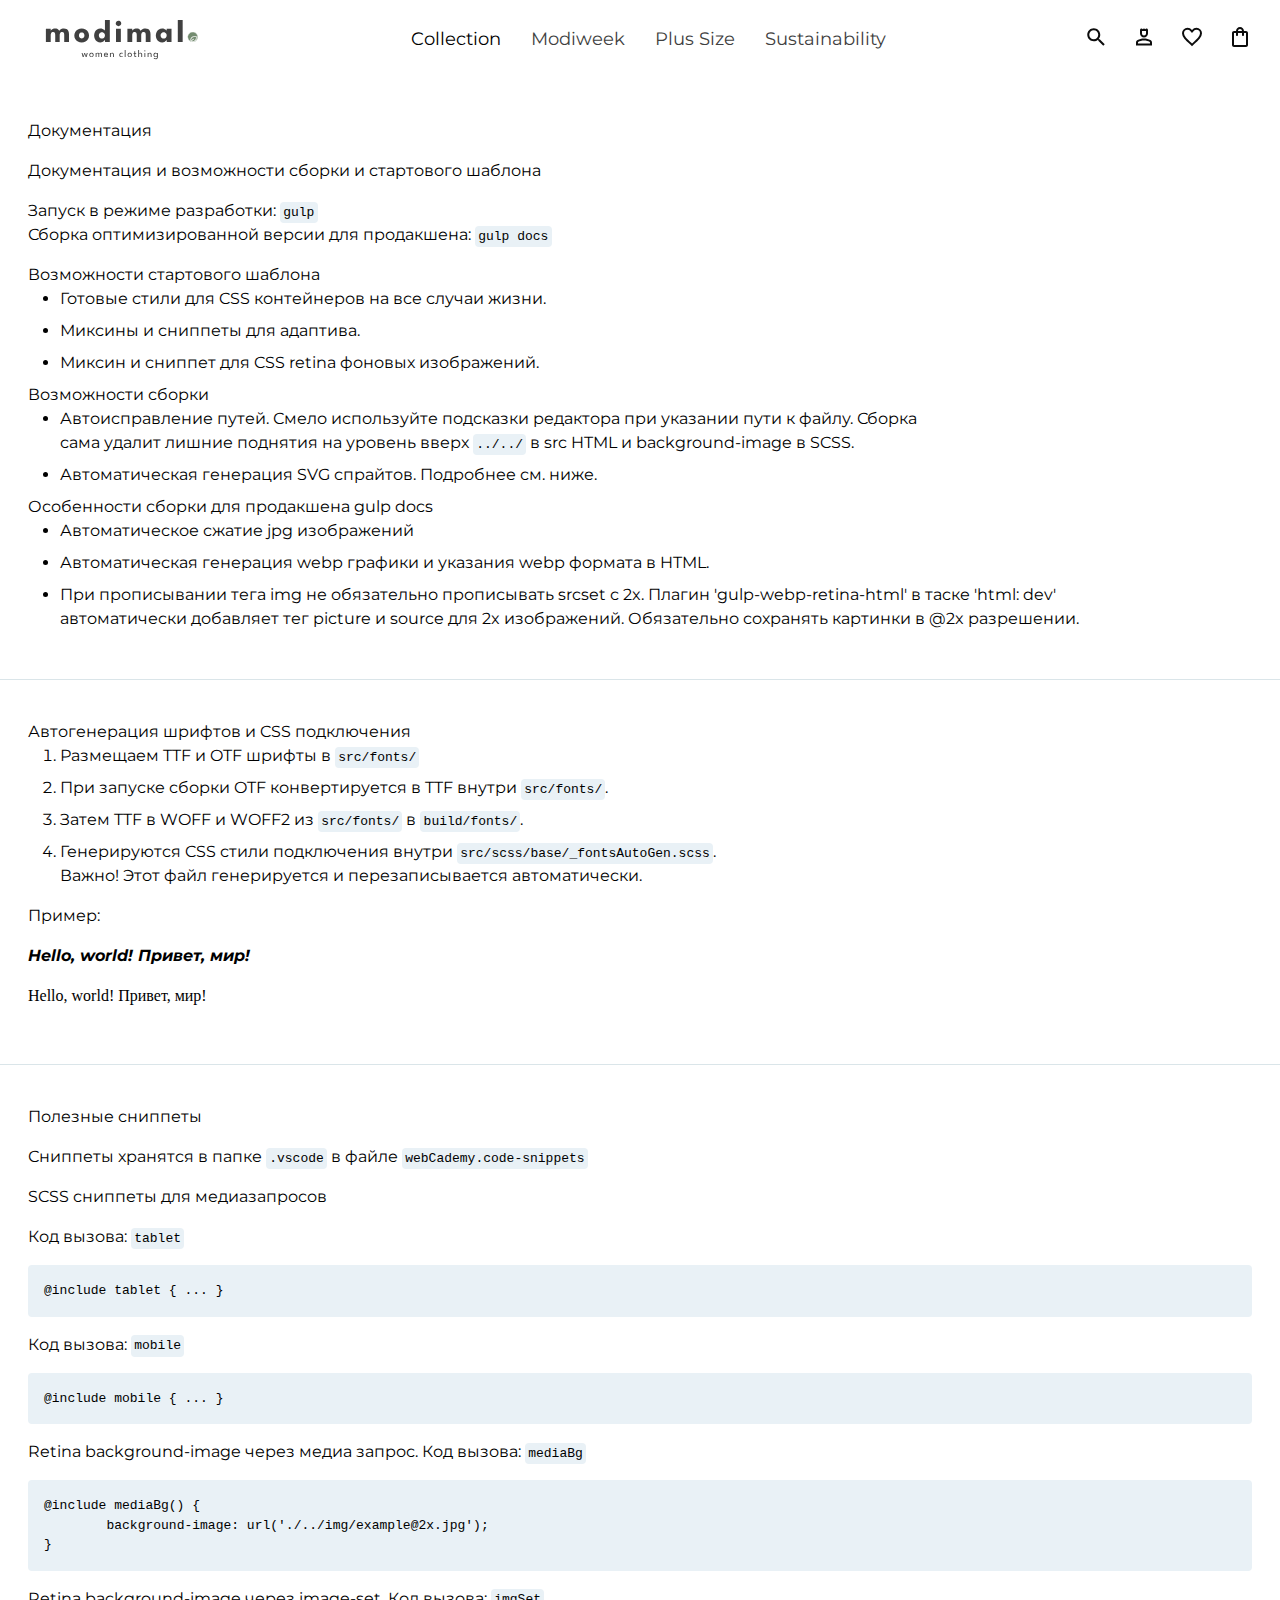
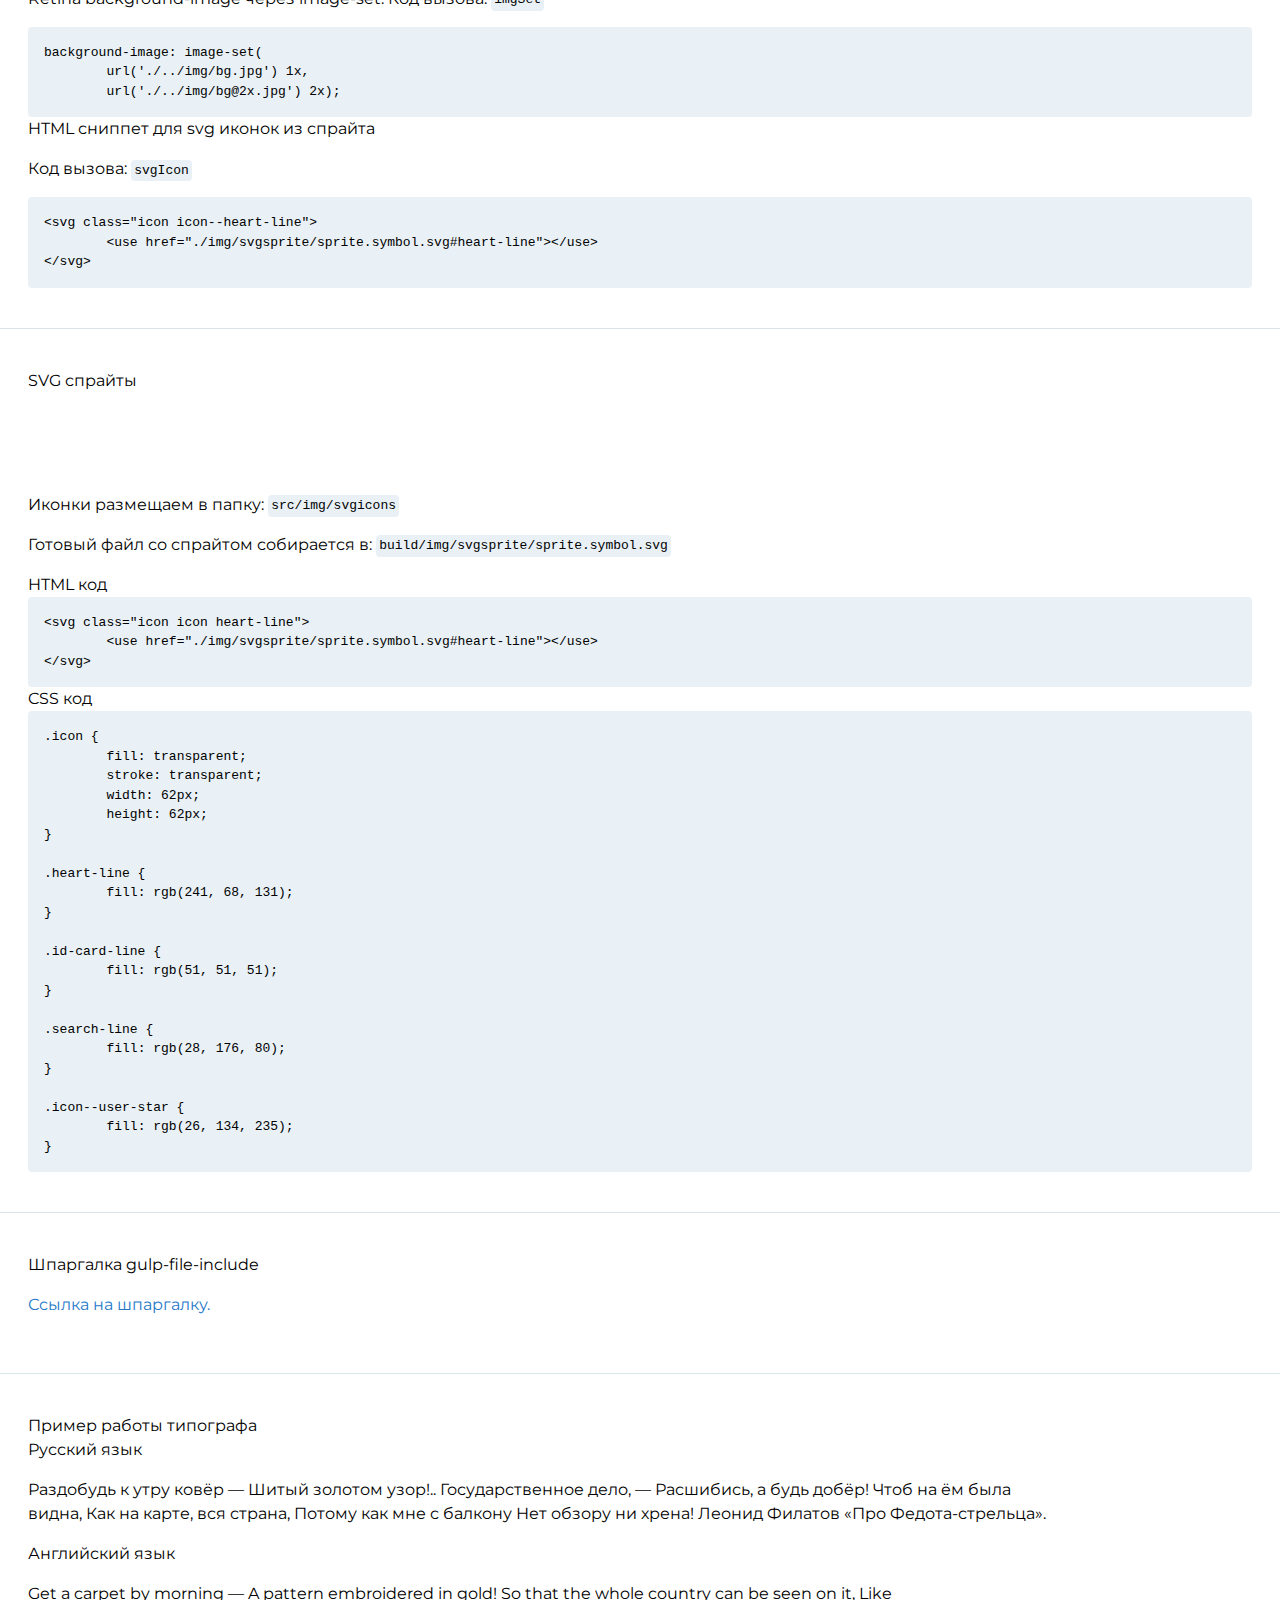
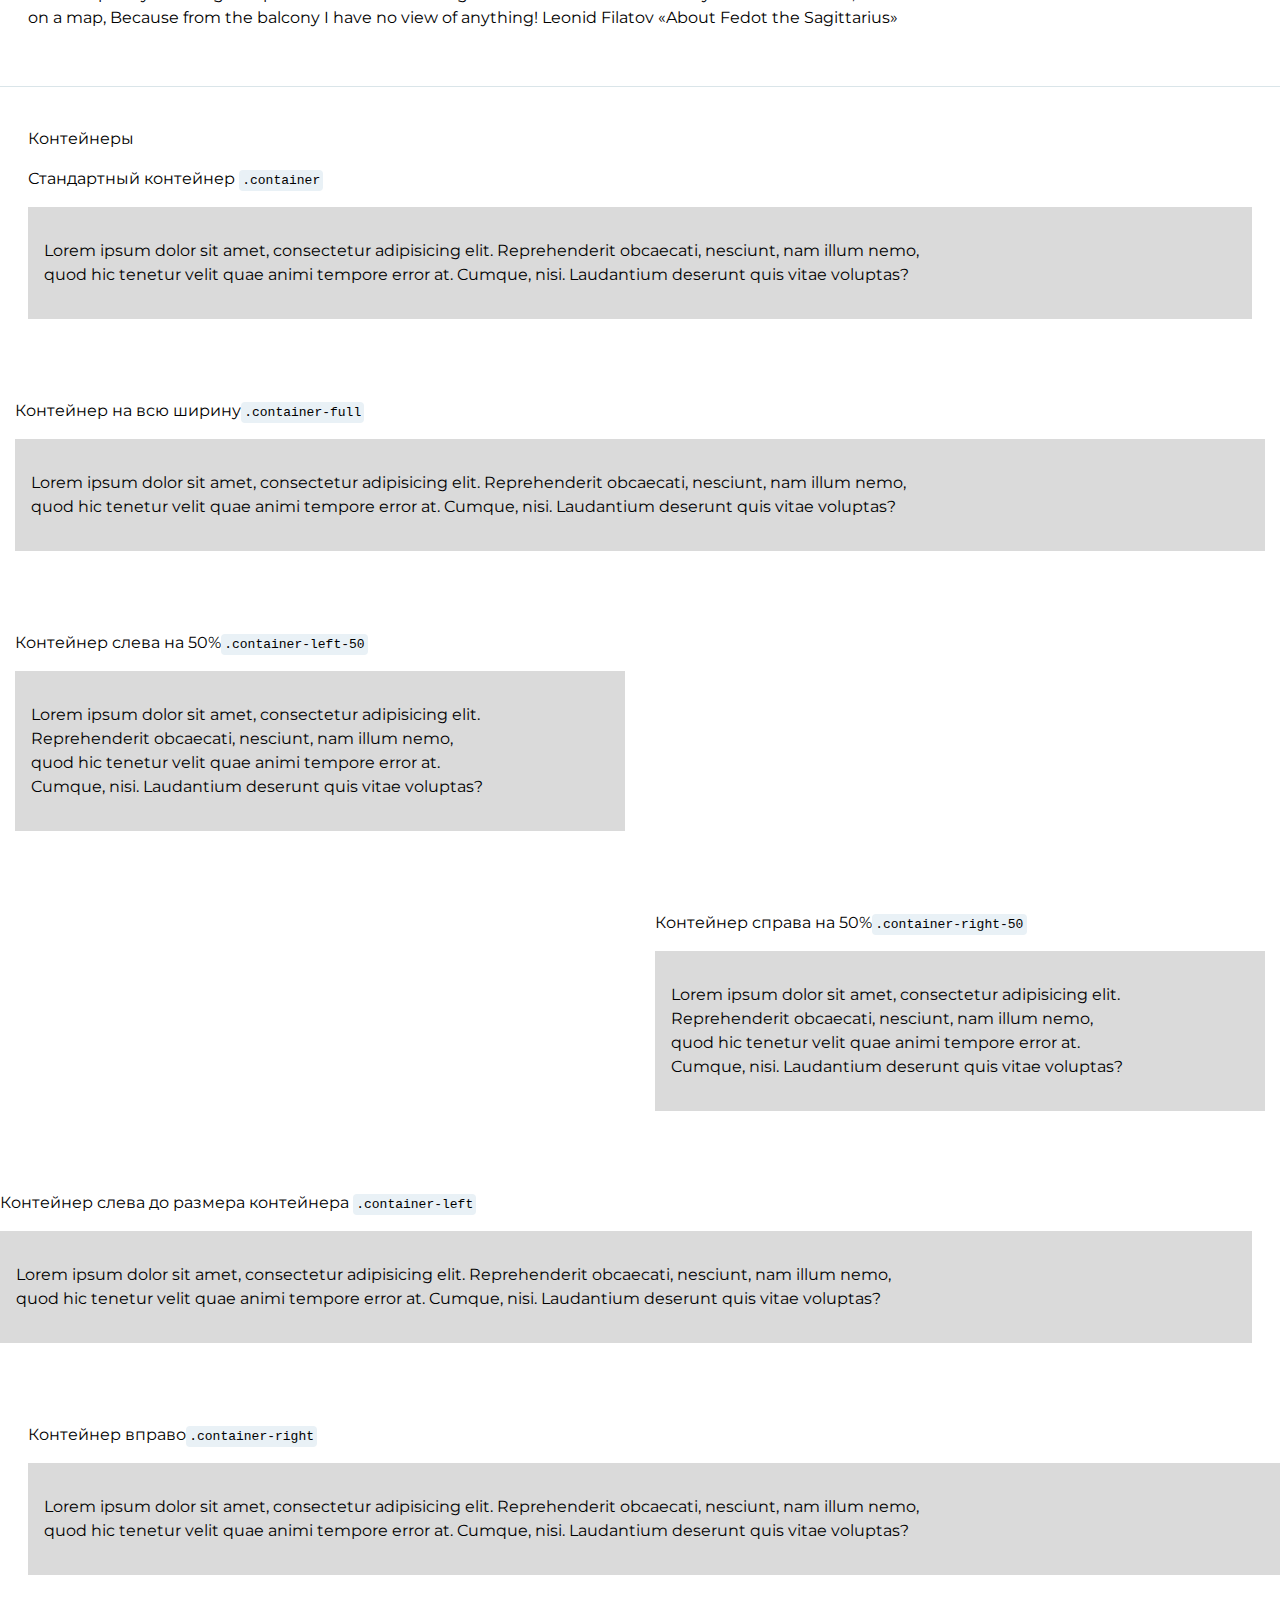
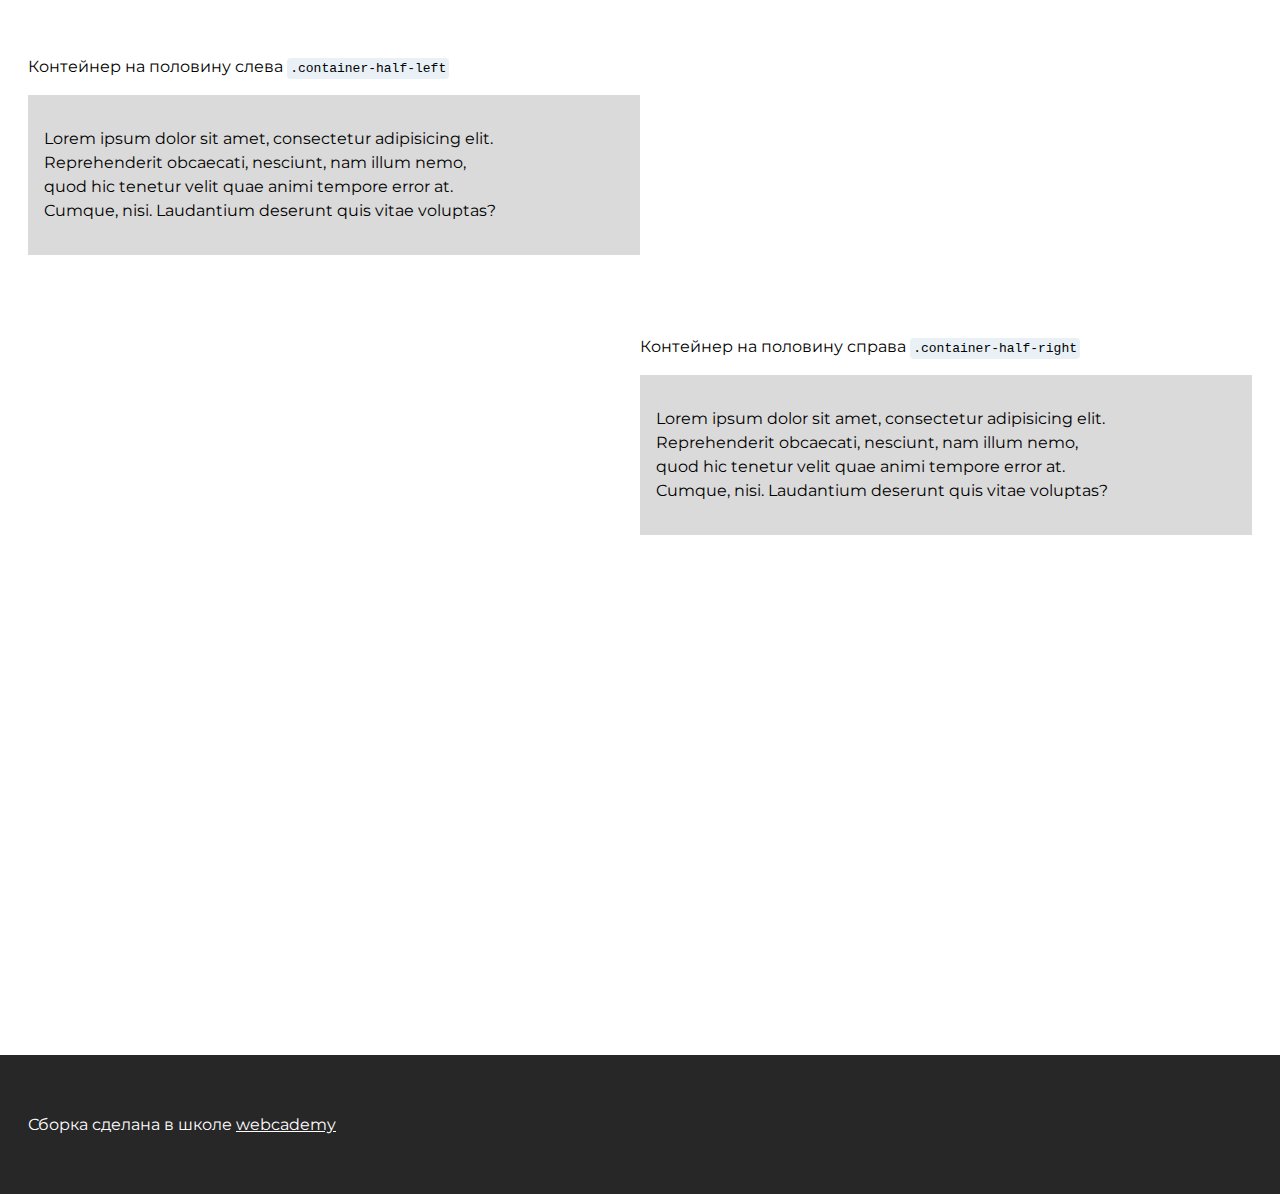
<file: docs/docs.html>
<!DOCTYPE html><html lang="en"><head><meta charset="UTF-8"/><meta http-equiv="X-UA-Compatible" content="IE=edge"/><meta name="viewport" content="width=device-width, initial-scale=1.0"/><title>Стартовый шаблон | ВебКадеми</title><link rel="stylesheet" href="./css/main.css"/><link rel="icon" type="image/x-icon" href="./img/favicons/favicon.svg"><link rel="apple-touch-icon" sizes="180x180" href="./img/favicons/apple-touch-icon.png"></head><body><header class="header"><div class="container"><div class="header__row"><div class="header__logo"> <a href="#!" class="logo"><img src="./img/LOGO/Logo.svg" alt="logo"></a></div><nav class="header__nav nav"><ul class="nav__list"><li><a href="#!" class="active">Collection</a></li><li><a href="#!">Modiweek</a></li><li><a href="#!">Plus Size</a></li><li><a href="#!">Sustainability</a></li></ul></nav><div class="header_account"><ul class="account"><li> <a href="#!"><svg class="icon icon--search"><use href="./img/svgsprite/sprite.symbol.svg#search"></use></svg></a></li><li> <a href="#!"><svg class="icon icon--profile"><use href="./img/svgsprite/sprite.symbol.svg#profile"></use></svg></a></li><li> <a href="#!"><svg class="icon icon--favorite"><use href="./img/svgsprite/sprite.symbol.svg#favorite"></use></svg></a></li><li> <a href="#!"><svg class="icon icon--bag"><use href="./img/svgsprite/sprite.symbol.svg#bag"></use></svg></a></li></ul></div><div class="header_nav_btn"> <button class="mobile-nav-btn"><div class="nav-icon"></div>></button></div></div></div></header><div class="mobile-nav"><ul class="mobile-nav__list"><li><a href="index.html">Главная</a></li><li><a href="docs.html">Документация</a></li></ul></div><main class="docs"><section><div class="container"><h1 class="title-1">Документация</h1><p>Документация и&#160;возможности сборки и&#160;стартового шаблона</p><p> Запуск в&#160;режиме разработки: <code>gulp</code><br> Сборка оптимизированной версии для продакшена: <code>gulp docs</code></p><h3 class="title-3">Возможности стартового шаблона</h3><ul><li>Готовые стили для CSS контейнеров на&#160;все случаи жизни.</li><li>Миксины и&#160;сниппеты для адаптива.</li><li>Миксин и&#160;сниппет для CSS retina фоновых изображений.</li></ul><h3 class="title-3">Возможности сборки</h3><ul><li>Автоисправление путей. Смело используйте подсказки редактора при указании пути к&#160;файлу. Сборка сама удалит лишние поднятия на&#160;уровень вверх <code>../../</code> в&#160;src HTML и background-image в&#160;SCSS.</li><li>Автоматическая генерация SVG спрайтов. Подробнее см.&#160;ниже.</li></ul><h3 class="title-3">Особенности сборки для продакшена gulp docs</h3><ul><li>Автоматическое сжатие jpg изображений</li><li>Автоматическая генерация webp графики и&#160;указания webp формата в&#160;HTML.</li><li>При прописывании тега img не&#160;обязательно прописывать srcset с&#160;2x. Плагин 'gulp-webp-retina-html' в&#160;таске 'html: dev' автоматически добавляет тег picture и&#160;source для 2x изображений. Обязательно сохранять картинки в&#160;@2x разрешении.</li></ul></div></section><section><div class="container"><h2 class="title-2">Автогенерация шрифтов и&#160;CSS подключения</h2><ol><li>Размещаем TTF и&#160;OTF шрифты в&#160;<code>src/fonts/</code></li><li>При запуске сборки OTF конвертируется в&#160;TTF внутри <code>src/fonts/</code>.</li><li>Затем TTF в&#160;WOFF и&#160;WOFF2 из&#160;<code>src/fonts/</code> в&#160;<code>build/fonts/</code>.</li><li>Генерируются CSS стили подключения внутри <code>src/scss/base/_fontsAutoGen.scss</code>.<br> Важно! Этот файл генерируется и&#160;перезаписывается автоматически.</li></ol><p> Пример:</p><p class="font-1">Hello, world! Привет, мир!</p><p class="font-2">Hello, world! Привет, мир!</p></div></section><section><div class="container"><h2 class="title-2">Полезные сниппеты</h2><p>Сниппеты хранятся в&#160;папке <code>.vscode</code> в&#160;файле <code>webCademy.code-snippets</code></p><h4 class="title-4">SCSS сниппеты для медиазапросов</h4><p>Код вызова: <code>tablet</code></p><pre class="code">@include tablet { ... }</pre><p>Код вызова: <code>mobile</code></p><pre class="code">@include mobile { ... }</pre><p>Retina background-image через медиа запрос. Код вызова: <code>mediaBg</code></p><pre class="code">
@include mediaBg() {
	background-image: url('./../img/example@2x.jpg');
}</pre><p>Retina background-image через image-set. Код вызова: <code>imgSet</code></p><pre class="code">background-image: image-set(
	url('./../img/bg.jpg') 1x,
	url('./../img/bg@2x.jpg') 2x);</pre><h4 class="title-4">HTML сниппет для svg иконок из&#160;спрайта</h4><p>Код вызова: <code>svgIcon</code></p><pre class="code">
&lt;svg class="icon icon--heart-line"&gt;
	&lt;use href="./img/svgsprite/sprite.symbol.svg#heart-line"&gt;&lt;/use&gt;
&lt;/svg&gt;
</pre></div></section><section><div class="container"><h2 class="title-2">SVG спрайты</h2><div class="icons-wrapper"><svg class="icon icon--heart-line"><use href="./img/svgsprite/sprite.symbol.svg#heart-line"></use></svg><svg class="icon icon--id-card-line"><use href="./img/svgsprite/sprite.symbol.svg#id-card-line"></use></svg><svg class="icon icon--search-line"><use href="./img/svgsprite/sprite.symbol.svg#search-line"></use></svg><svg class="icon icon--user-star"><use href="./img/svgsprite/sprite.symbol.svg#user-star-line"></use></svg></div><p> Иконки размещаем в&#160;папку: <code>src/img/svgicons</code></p><p> Готовый файл со&#160;спрайтом собирается в: <code>build/img/svgsprite/sprite.symbol.svg</code></p><h4 class="title-4">HTML код</h4><pre class="code">&lt;svg class="icon icon heart-line"&gt;
	&lt;use href="./img/svgsprite/sprite.symbol.svg#heart-line"&gt;&lt;/use&gt;
&lt;/svg&gt;</pre><h4 class="title-4">CSS код</h4><pre class="code">.icon {
	fill: transparent;
	stroke: transparent;
	width: 62px;
	height: 62px;
}

.heart-line {
	fill: rgb(241, 68, 131);
}

.id-card-line {
	fill: rgb(51, 51, 51);
}

.search-line {
	fill: rgb(28, 176, 80);
}

.icon--user-star {
	fill: rgb(26, 134, 235);
}</pre></div></section><section><div class="container"><h2 class="title-2">Шпаргалка gulp-file-include</h2><p> <a href="https://opalescent-side-463.notion.site/Gulp-file-include-ae5885e857cc4658987dd30f40b77e74?pvs=4" target="_blank">Ссылка на&#160;шпаргалку.</a></p></div></section><section><div class="container"><h2 class="title-2">Пример работы типографа</h2><h4 class="title-4">Русский язык</h4><p>Раздобудь к&#160;утру ковёр&#160;&#8212; Шитый золотом узор!.. Государственное дело,&#160;&#8212; Расшибись, а&#160;будь добёр! Чтоб на&#160;ём&#160;была видна, Как на&#160;карте, вся страна, Потому как мне с&#160;балкону Нет обзору ни&#160;хрена! Леонид Филатов &#171;Про Федота-стрельца&#187;.</p><h4 class="title-4">Английский язык</h4><p>Get a&#160;carpet by&#160;morning&#160;&#8212; A&#160;pattern embroidered in&#160;gold! So&#160;that the whole country can be&#160;seen on&#160;it, Like on&#160;a&#160;map, Because from the balcony I&#160;have no&#160;view of&#160;anything! Leonid Filatov &#171;About Fedot the Sagittarius&#187;</p></div></section><section><div class="container"><h2 class="title-2">Контейнеры</h2></div><div class="container"><p>Стандартный контейнер <code>.container</code></p><div class="content-demo"><p>Lorem ipsum dolor sit amet, consectetur adipisicing elit. Reprehenderit obcaecati, nesciunt, nam illum nemo, quod hic tenetur velit quae animi tempore error&#160;at. Cumque, nisi. Laudantium deserunt quis vitae voluptas?</p></div></div><div class="container-full"><p>Контейнер на&#160;всю ширину<code>.container-full</code></p><div class="content-demo"><p>Lorem ipsum dolor sit amet, consectetur adipisicing elit. Reprehenderit obcaecati, nesciunt, nam illum nemo, quod hic tenetur velit quae animi tempore error&#160;at. Cumque, nisi. Laudantium deserunt quis vitae voluptas?</p></div></div><div class="container-left-50"><p>Контейнер слева на&#160;50%<code>.container-left-50</code></p><div class="content-demo"><p>Lorem ipsum dolor sit amet, consectetur adipisicing elit. Reprehenderit obcaecati, nesciunt, nam illum nemo, quod hic tenetur velit quae animi tempore error&#160;at. Cumque, nisi. Laudantium deserunt quis vitae voluptas?</p></div></div><div class="container-right-50"><p>Контейнер справа на&#160;50%<code>.container-right-50</code></p><div class="content-demo"><p>Lorem ipsum dolor sit amet, consectetur adipisicing elit. Reprehenderit obcaecati, nesciunt, nam illum nemo, quod hic tenetur velit quae animi tempore error&#160;at. Cumque, nisi. Laudantium deserunt quis vitae voluptas?</p></div></div><div class="container-left"><p>Контейнер слева до&#160;размера контейнера <code>.container-left</code></p><div class="content-demo"><p>Lorem ipsum dolor sit amet, consectetur adipisicing elit. Reprehenderit obcaecati, nesciunt, nam illum nemo, quod hic tenetur velit quae animi tempore error&#160;at. Cumque, nisi. Laudantium deserunt quis vitae voluptas?</p></div></div><div class="container-right"><p>Контейнер вправо<code>.container-right</code></p><div class="content-demo"><p>Lorem ipsum dolor sit amet, consectetur adipisicing elit. Reprehenderit obcaecati, nesciunt, nam illum nemo, quod hic tenetur velit quae animi tempore error&#160;at. Cumque, nisi. Laudantium deserunt quis vitae voluptas?</p></div></div><div class="container-half-left"><p>Контейнер на&#160;половину слева <code>.container-half-left</code></p><div class="content-demo"><p>Lorem ipsum dolor sit amet, consectetur adipisicing elit. Reprehenderit obcaecati, nesciunt, nam illum nemo, quod hic tenetur velit quae animi tempore error&#160;at. Cumque, nisi. Laudantium deserunt quis vitae voluptas?</p></div></div><div class="container-half-right"><p>Контейнер на&#160;половину справа <code>.container-half-right</code></p><div class="content-demo"><p>Lorem ipsum dolor sit amet, consectetur adipisicing elit. Reprehenderit obcaecati, nesciunt, nam illum nemo, quod hic tenetur velit quae animi tempore error&#160;at. Cumque, nisi. Laudantium deserunt quis vitae voluptas?</p></div></div></section></main><footer class="footer"><div class="container"><div class="footer__copyright"><p>Сборка сделана в&#160;школе <a href="https://webcademy.ru" target="_blank">webcademy</a></p></div></div></footer><script src="./js/index.bundle.js"></script></body></html>
</file>
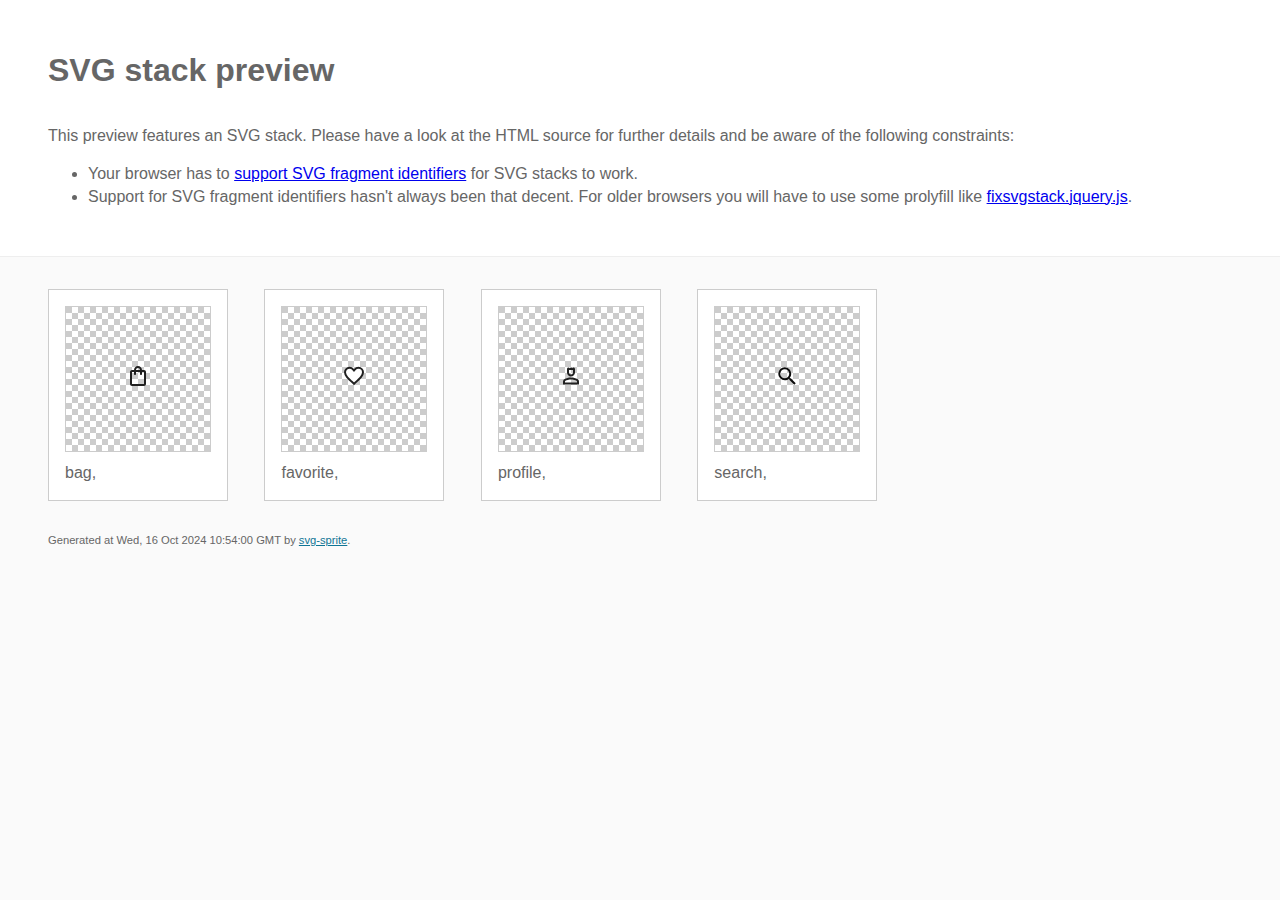
<file: docs/img/svgsprite/stack/sprite.stack.html>
<!doctype html>
<html lang="en">
    <head>
        <meta charset="utf-8">
        <title>SVG stack preview | svg-sprite</title>
        <style>
            body {
                padding: 0;
                margin: 0;
                color: #666;
                background: #fafafa;
                font-family: Arial, Helvetica, sans-serif;
                font-size: 1em;
                line-height: 1.4;
            }

            header {
                display: block;
                padding: 3em 3em 2em;
                background-color: #fff;
            }

            header p {
                margin: 2em 0 0;
            }

            section {
                border-top: 1px solid #eee;
                padding: 2em 3em 0;
            }

            section ul {
                margin: 0;
                padding: 0;
            }

            section li {
                display: inline-block;
                background-color: #fff;
                position: relative;
                margin: 0 2em 2em 0;
                vertical-align: top;
                border: 1px solid #ccc;
                padding: 1em 1em 3em;
                cursor: default;
            }

            .icon-box {
                margin: 0;
                width: 144px;
                height: 144px;
                position: relative;
                background: #ccc url("data:image/svg+xml,%3Csvg xmlns='http://www.w3.org/2000/svg' width='12' height='12'%3E%3Cpath fill='%23fff' d='M6 0h6v6H6zM0 6h6v6H0z'/%3E%3C/svg%3E") top left repeat;
                border: 1px solid #ccc;
                display: table-cell;
                vertical-align: middle;
                text-align: center;
            }

            .icon {
                display: inline-block;
            }

            h1 {
                margin-top: 0;
            }

            h2 {
                margin: 0;
                padding: 0;
                font-size: 1em;
                font-weight: 400;
                white-space: nowrap;
                overflow: hidden;
                text-overflow: ellipsis;
                position: absolute;
                left: 1em;
                right: 1em;
                bottom: 1em;
            }

            footer {
                display: block;
                margin: 0;
                padding: 0 3em 3em;
            }

            footer p {
                margin: 0;
                font-size: .7em;
            }

            footer a {
                color: #0f7595;
                margin-left: 0;
            }
        </style>

<!--
Sprite shape dimensions
====================================================================================================
You will need to set the sprite shape dimensions via CSS when you use them as stack SVGs, otherwise
they would become a huge 100% in size. You may use the following dimension classes for doing so.
They might well be outsourced to an external stylesheet of course.
-->

<style>
 .svg-bag-dims { width: 24px; height: 24px; }
 .svg-favorite-dims { width: 24px; height: 24px; }
 .svg-profile-dims { width: 24px; height: 24px; }
 .svg-search-dims { width: 24px; height: 24px; }
</style>

<!--
====================================================================================================
-->

    </head>
    <body>
        <header>
            <h1>SVG stack preview</h1>
            <p>This preview features an SVG stack. Please have a look at the HTML source for further details and be aware of the following constraints:</p>
            <ul>
                <li>Your browser has to <a href="https://caniuse.com/svg-fragment" target="_blank" rel="noopener noreferrer">support SVG fragment identifiers</a> for SVG stacks to work.</li>
                <li>Support for SVG fragment identifiers hasn't always been that decent. For older browsers you will have to use some prolyfill like <a href="https://github.com/preciousforever/SVG-Stacker/blob/master/fixsvgstack.jquery.js" target="_blank" rel="noopener noreferrer">fixsvgstack.jquery.js</a>.</li>
            </ul>
        </header>
        <section>

<!--
SVG stack
====================================================================================================
These SVG images make use of fragment identifiers (IDs) to reference certain portions of the
external sprite. By default, all shapes inside the sprite are hidden by CSS. The `:target` pseudo
selector is used to show the very shape that is referenced by the fragment identifier.
-->

            <ul>

             <li title="bag">
                    <div class="icon-box">
                        <img src="svg/sprite.stack.svg#bag" class="svg-bag-dims" alt="bag">
                    </div>
                    <h2>bag, </h2>
                </li>
             <li title="favorite">
                    <div class="icon-box">
                        <img src="svg/sprite.stack.svg#favorite" class="svg-favorite-dims" alt="favorite">
                    </div>
                    <h2>favorite, </h2>
                </li>
             <li title="profile">
                    <div class="icon-box">
                        <img src="svg/sprite.stack.svg#profile" class="svg-profile-dims" alt="profile">
                    </div>
                    <h2>profile, </h2>
                </li>
             <li title="search">
                    <div class="icon-box">
                        <img src="svg/sprite.stack.svg#search" class="svg-search-dims" alt="search">
                    </div>
                    <h2>search, </h2>
                </li>
         </ul>

<!--
====================================================================================================
-->

        </section>
        <footer>
            <p>Generated at Wed, 16 Oct 2024 10:54:00 GMT by <a href="https://github.com/svg-sprite/svg-sprite" target="_blank" rel="noopener noreferrer">svg-sprite</a>.</p>
        </footer>
    </body>
</html>
</file>
<file: docs/css/main.css>
@charset "UTF-8";@import url(https://fonts.googleapis.com/css?family=Montserrat:100,200,300,regular,500,600,700,800,900,100italic,200italic,300italic,italic,500italic,600italic,700italic,800italic,900italic);*{padding:0;margin:0;border:0}*,::after,::before{-webkit-box-sizing:border-box;box-sizing:border-box}a,a:hover,a:link,a:visited{text-decoration:none}aside,footer,header,legend,main,nav,section{display:block}h1,h2,h3,h4,h5,h6,p{font-size:inherit;font-weight:inherit}ul,ul li{list-style:none}img{vertical-align:top}img,svg{max-width:100%;height:auto}address{font-style:normal}input,select,textarea{background-color:transparent}button,input,select,textarea{font-family:inherit;font-size:inherit;color:inherit}input::-ms-clear{display:none}button,input[type=submit]{display:inline-block;-webkit-box-shadow:none;box-shadow:none;background-color:transparent;background:0 0;cursor:pointer}button:active,button:focus,input:active,input:focus{outline:0}button::-moz-focus-inner{padding:0;border:0}label{cursor:pointer}:root{--container-width:1254px;--container-padding:15px;--font-main:Montserrat, sans-serif;--font-accent:"Montserrat", sans-serif;--font-titles:var(--font-accent);--page-bg:#fff;--text-color:#000;--accent:#ac182c;--link-color:#2578c8;--laptop-size:1199px;--tablet-size:959px;--mobile-size:599px;--primary:#748c70;--black:#0c0c0c;--white:#fff;--primary-primary25:#f0f2ef;--primary-primary50:#d1d9cf;--primary-primary100:#b2bfaf;--primary-primary200:#a2b39f;--primary-primary300:#93a690;--primary-primary400:#839980;--primary-primary-600:#5a6d57;--primary-primary-700:#404e3e;--primary-primary750:#343e32;--primary-primary800:#272f25;--primary-primary900:#0d100c;--neutral-backgroundfaf9f5:#faf9f5;--neutral-graydfdfdf:#dfdfdf;--neutral-grayededed:#ededed;--neutral-grayf9f9f9:#f9f9f9;--neutral-graycbcbcb:#cbcbcb;--neutral-grayadadad:#adadad;--neutral-gray868686:#868686;--neutral-gray606060:#606060;--neutral-gray404040:#404040;--neutral-gray202020:#202020;--neutral-gray0c0c0c:#0c0c0c;--state-color-warning-bg:#f7e4c9;--state-color-warning-light:#ecbb77;--state-color-warning:#e09126;--state-color-error-bg:#fff2f2;--state-color-error-light:#ed2e2e;--state-color-error:#c30000;--state-color-success-bg:#f3fdfa;--state-color-success-light:#00ba88;--state-color-success:#00966d;--font-family:"Montserrat", sans-serif}.dark{--page-bg:#252526;--text-color:#fff}html{scroll-behavior:smooth;background-color:#272727}body{background-color:var(--page-bg);color:var(--text-color);font-family:var(--font-main);text-wrap:balance}img{display:block}a{color:var(--link-color)}code,pre.code{background-color:#e9f1f6;padding:.2rem;border-radius:4px}pre.code{overflow-x:auto;padding:1rem}.docs{display:grid;line-height:1.5}.docs p{margin:1rem 0}.docs ol,.docs ul{padding-left:2rem}.docs ol li,.docs ul li{list-style:disc;margin-bottom:.5rem}.docs ol li{list-style:decimal}.docs section,.docs section.docs{padding:40px 0}.docs section+section{border-top:1px solid #dae5e9}.docs small{font-size:1rem;color:#acacac}.docs .title-1:first-child,.docs .title-2:first-child{margin-top:0!important}.test,.test-2{width:600px;height:300px;margin:50px auto;background-color:#999;background-position:center center;background-size:cover;background-repeat:no-repeat}.test{background-image:url(./../img/project-02.jpg)}.test-2{background-image:-webkit-image-set(url(./../img/project-02.jpg) 1x,url(./../img/project-02@2x.jpg) 2x);background-image:image-set(url(./../img/project-02.jpg) 1x,url(./../img/project-02@2x.jpg) 2x)}.font-1{font-family:"Montserrat";font-weight:700;font-style:italic}.font-2{font-family:"FirasansBook";font-weight:400}.none{display:none!important}.visually-hidden{position:absolute;width:1px;height:1px;margin:-1px;border:0;padding:0;white-space:nowrap;-webkit-clip-path:inset(100%);clip-path:inset(100%);clip:rect(0 0 0 0);overflow:hidden}.no-scroll{overflow-y:hidden}.text-left{text-align:left}.text-right{text-align:right}.text-center{text-align:center}.d-flex{display:-webkit-box;display:-ms-flexbox;display:flex}.flex-center{-webkit-box-pack:center;-ms-flex-pack:center;justify-content:center}.content-demo{margin-bottom:5rem;padding:1rem;background-color:#dadada}.container,.container-full{padding:0 var(--container-padding)}.container{margin:0 auto;max-width:var(--container-width);width:100%}.container-full{max-width:100%}.container-left-50,.container-right-50{padding:0 var(--container-padding);max-width:50%}.container-right-50{margin-left:auto}.container-right{padding-left:calc((100% - var(--container-width))/2 + var(--container-padding))}.container-left{padding-right:calc((100% - var(--container-width))/2 + var(--container-padding))}.container-half-left{padding-right:calc((100% - var(--container-width))/2 + var(--container-width)/2);padding-left:calc((100% - var(--container-width))/2 + var(--container-padding))}.container-half-right{padding-left:calc((100% - var(--container-width))/2 + var(--container-width)/2);padding-right:calc((100% - var(--container-width))/2 + var(--container-padding))}body,html{min-height:100vh;-webkit-box-orient:vertical;-webkit-box-direction:normal;-ms-flex-direction:column;flex-direction:column}.account{gap:24px}.account a{display:inline-block;-webkit-transition:all .2s ease-in;transition:all .2s ease-in}.account a:hover{background:var(--neutral-grayededed)}.account,.best__title-wrapper,.btn,a.btn,body,html{display:-webkit-box;display:-ms-flexbox;display:flex}.account,.best__title-wrapper,.btn,a.btn{-webkit-box-align:center;-ms-flex-align:center;align-items:center}.best__title-wrapper{margin-bottom:24px;-webkit-box-pack:justify;-ms-flex-pack:justify;justify-content:space-between}.btn,a.btn{background:var(--white);display:inline-block;padding:8px;min-width:184px;height:40px;font-family:var(--font-family);font-weight:400;font-size:14px;line-height:171%;text-transform:capitalize;-webkit-box-pack:center;-ms-flex-pack:center;justify-content:center;color:var(--black)}.btn--small,a.btn--small{min-width:unset;padding-left:15px;padding-right:15px}.card-collection{position:relative}.card-collection__link{position:absolute;right:16px;bottom:16px;z-index:9}.card{position:relative}.card__fav--btn{position:absolute;top:24px;right:24px;z-index:9}.card__btn--fav:hover .icon--favorite{stroke:#e33a79}.card__btn--fav--selected .icon--favorite{stroke:var(--state-color-error);fill:var(--state-color-error)}.card__btn--fav:hover{stroke:var(--state-color-error)}.card__body{padding:5.5px 8px;display:grid;gap:8px}.card__title{font-family:var(--font-family);font-weight:700;font-size:16px;line-height:140%;text-transform:capitalize}.card__title,.card__title a{color:var(--black)}.card__title a::after{content:"";position:absolute;left:-.1px;top:-.1px;width:100%;height:100%}.card__cols{display:grid;grid-template-columns:1fr auto;gap:12px}.card__des,.card__price{font-family:var(--font-family);font-weight:400;font-size:16px;line-height:180%;text-transform:capitalize;color:var(--black)}.card__price{text-align:right;font-weight:700}.caed__colors{display:-webkit-box;display:-ms-flexbox;display:flex;gap:8px;-webkit-box-align:center;-ms-flex-align:center;align-items:center}.collection__title{margin-bottom:24px}.collection__cols{display:grid;grid-template-columns:1fr 1fr;gap:24px}.collection__col{display:-webkit-box;display:-ms-flexbox;display:flex;-webkit-box-orient:vertical;-webkit-box-direction:normal;-ms-flex-direction:column;flex-direction:column;-webkit-box-pack:justify;-ms-flex-pack:justify;justify-content:space-between;gap:64px}.color{width:24px;height:24px;background:gray;border-radius:50%;border:1px solid gray}.color--black{background-color:var(--black)}.color--blue{background-color:#7dc3eb}.color--green{background-color:var(--primary)}.color--olive{background-color:#909225}.color--navy{background-color:#19418e}.color--pink{background-color:#d0a5ea}.color--white{background-color:#fff}.follow__title{margin-bottom:24px}.follow__gri{display:grid;grid-template-columns:repeat(4,1fr);grid-template-rows:1fr 1fr}.follow__gri>:first-child{grid-column:span 2;grid-row:span 2}.follow__gri img{width:100%;height:100%;-o-object-fit:cover;object-fit:cover}.footer{margin-top:400px;background-color:#272727;padding:50px 0;color:#fff}.footer,.footer h1{font-size:32px}.footer a{text-decoration:underline}.footer__copyright{padding:10px 0;font-size:16px}.header{background:var(--white);padding:16px 0 17px}.header__row{display:-webkit-box;display:-ms-flexbox;display:flex;-webkit-box-pack:justify;-ms-flex-pack:justify;justify-content:space-between;-webkit-box-align:center;-ms-flex-align:center;align-items:center}.header__logo{-ms-flex-negative:0;flex-shrink:0}.header_nav_btn{display:none}.hero{height:600px;background-color:#0ff;background-image:url(./../img/HERO/hero@2x.svg);background-position:center;background-size:cover;background-repeat:no-repeat}.hero .contain{height:100%}.hero__content{height:100%;display:-webkit-box;display:-ms-flexbox;display:flex;-webkit-box-orient:vertical;-webkit-box-direction:normal;-ms-flex-direction:column;flex-direction:column;-webkit-box-pack:end;-ms-flex-pack:end;justify-content:flex-end;-webkit-box-align:start;-ms-flex-align:start;align-items:flex-start;gap:27px}.hero__title{font-style:italic;font-weight:500;font-size:34px;line-height:180%;text-transform:capitalize;color:var(--black)}.icons-wrapper{padding:30px 0;display:-webkit-box;display:-ms-flexbox;display:flex;-webkit-column-gap:30px;-moz-column-gap:30px;column-gap:30px}.icon{fill:transparent;stroke:transparent;width:24px;height:24px}.icon--favorite{stroke:#0c0c0c;fill:#fff}.icon--bag,.icon--profile,.icon--search{fill:#0c0c0c}.logo{font-size:32px}.main{display:grid;gap:88px}.mobile-nav{position:fixed;top:-100%;width:100%;height:100%;z-index:99;display:-webkit-box;display:-ms-flexbox;display:flex;-webkit-box-orient:vertical;-webkit-box-direction:normal;-ms-flex-direction:column;flex-direction:column;-webkit-box-align:center;-ms-flex-align:center;align-items:center;-webkit-box-pack:center;-ms-flex-pack:center;justify-content:center;padding-top:40px;padding-bottom:40px;background:#8ccae6;-webkit-transition:all .2s ease-in;transition:all .2s ease-in}.mobile-nav--open{top:0}.footer a,.mobile-nav a{color:#fff}.mobile-nav-btn,.mobile-nav__list{display:-webkit-box;display:-ms-flexbox;display:flex;-webkit-box-align:center;-ms-flex-align:center;align-items:center}.mobile-nav__list{-webkit-box-orient:vertical;-webkit-box-direction:normal;-ms-flex-direction:column;flex-direction:column;row-gap:20px;font-size:28px}.mobile-nav__list .active{opacity:.5}.mobile-nav-btn{--time:0.1s;--width:40px;--height:30px;--line-height:4px;--spacing:6px;--color:#000;--radius:4px;height:calc(var(--line-height)*3 + var(--spacing)*2);width:var(--width);-webkit-box-pack:center;-ms-flex-pack:center;justify-content:center}.nav-icon,.nav-icon::after,.nav-icon::before{position:relative;width:var(--width);height:var(--line-height);background-color:var(--color);border-radius:var(--radius)}.nav-icon::after,.nav-icon::before{content:"";display:block;position:absolute;left:0;-webkit-transition:top var(--time) linear var(--time),-webkit-transform var(--time) ease-in;transition:transform var(--time) ease-in,top var(--time) linear var(--time);transition:transform var(--time) ease-in,top var(--time) linear var(--time),-webkit-transform var(--time) ease-in}.nav-icon::before{top:calc(-1*(var(--line-height) + var(--spacing)))}.nav-icon::after{top:calc(var(--line-height) + var(--spacing))}.nav-icon.nav-icon--active{background-color:transparent}.nav-icon.nav-icon--active::after,.nav-icon.nav-icon--active::before{top:0;-webkit-transition:top var(--time) linear,-webkit-transform var(--time) ease-in var(--time);transition:top var(--time) linear,transform var(--time) ease-in var(--time);transition:top var(--time) linear,transform var(--time) ease-in var(--time),-webkit-transform var(--time) ease-in var(--time)}.nav-icon.nav-icon--active::before{-webkit-transform:rotate(45deg);-ms-transform:rotate(45deg);transform:rotate(45deg)}.nav-icon.nav-icon--active::after{-webkit-transform:rotate(-45deg);-ms-transform:rotate(-45deg);transform:rotate(-45deg)}.mobile-nav-btn{z-index:999}.nav{font-family:var(--font-family);font-weight:400;font-size:18px;line-height:180%;text-transform:capitalize;text-align:center;color:var(--neutral-gray404040)}.nav__list{display:-webkit-box;display:-ms-flexbox;display:flex;-webkit-column-gap:30px;-moz-column-gap:30px;column-gap:30px}.nav__list a{color:var(--neutral-gray404040)}.nav__list a.active{color:#000}.swiper{width:100%;padding-bottom:32px!important}.swiper-pagination-bullet{width:14px!important;height:14px!important;background-color:var(--neutral-grayadadad)!important;opacity:1!important}.swiper-pagination-bullet-active{background-color:var(--neutral-graydfdfdf)!important}.swiper-horizontal>.swiper-pagination-bullets,.swiper-pagination-bullets.swiper-pagination-horizontal,.swiper-pagination-custom,.swiper-pagination-fraction{margin-left:8px!important;margin-right:8px!important}.title{font-family:var(--font-family);font-weight:600;font-size:32px;line-height:140%;text-transform:capitalize;color:var(--black)}.top-info{background:var(--primary-primary-600);font-weight:600;font-size:12px;letter-spacing:.07em;text-align:center;color:var(--white);padding:8px 0 7px}@media (max-width:1220px){.container-right{padding-left:var(--container-padding)}.container-left{padding-right:var(--container-padding)}.container-half-left{padding-left:var(--container-padding)}.container-half-right{padding-right:var(--container-padding)}.header__nav{display:none}}@media (max-width:1200px){.footer{font-size:26px}}@media (max-width:820px){.container-left-50,.container-right-50{max-width:100%}.container-half-left,.container-half-right{padding:0 var(--container-padding)}}@media (-webkit-min-device-pixel-ratio:2),(min-resolution:192dpi){.test{background-image:url(./../img/project-02@2x.jpg)}}@media mediaBg{.hero{background-image:url(./../img/HERO/hero@2x.svg)}}
/*# sourceMappingURL=[data-uri] */
</file>
